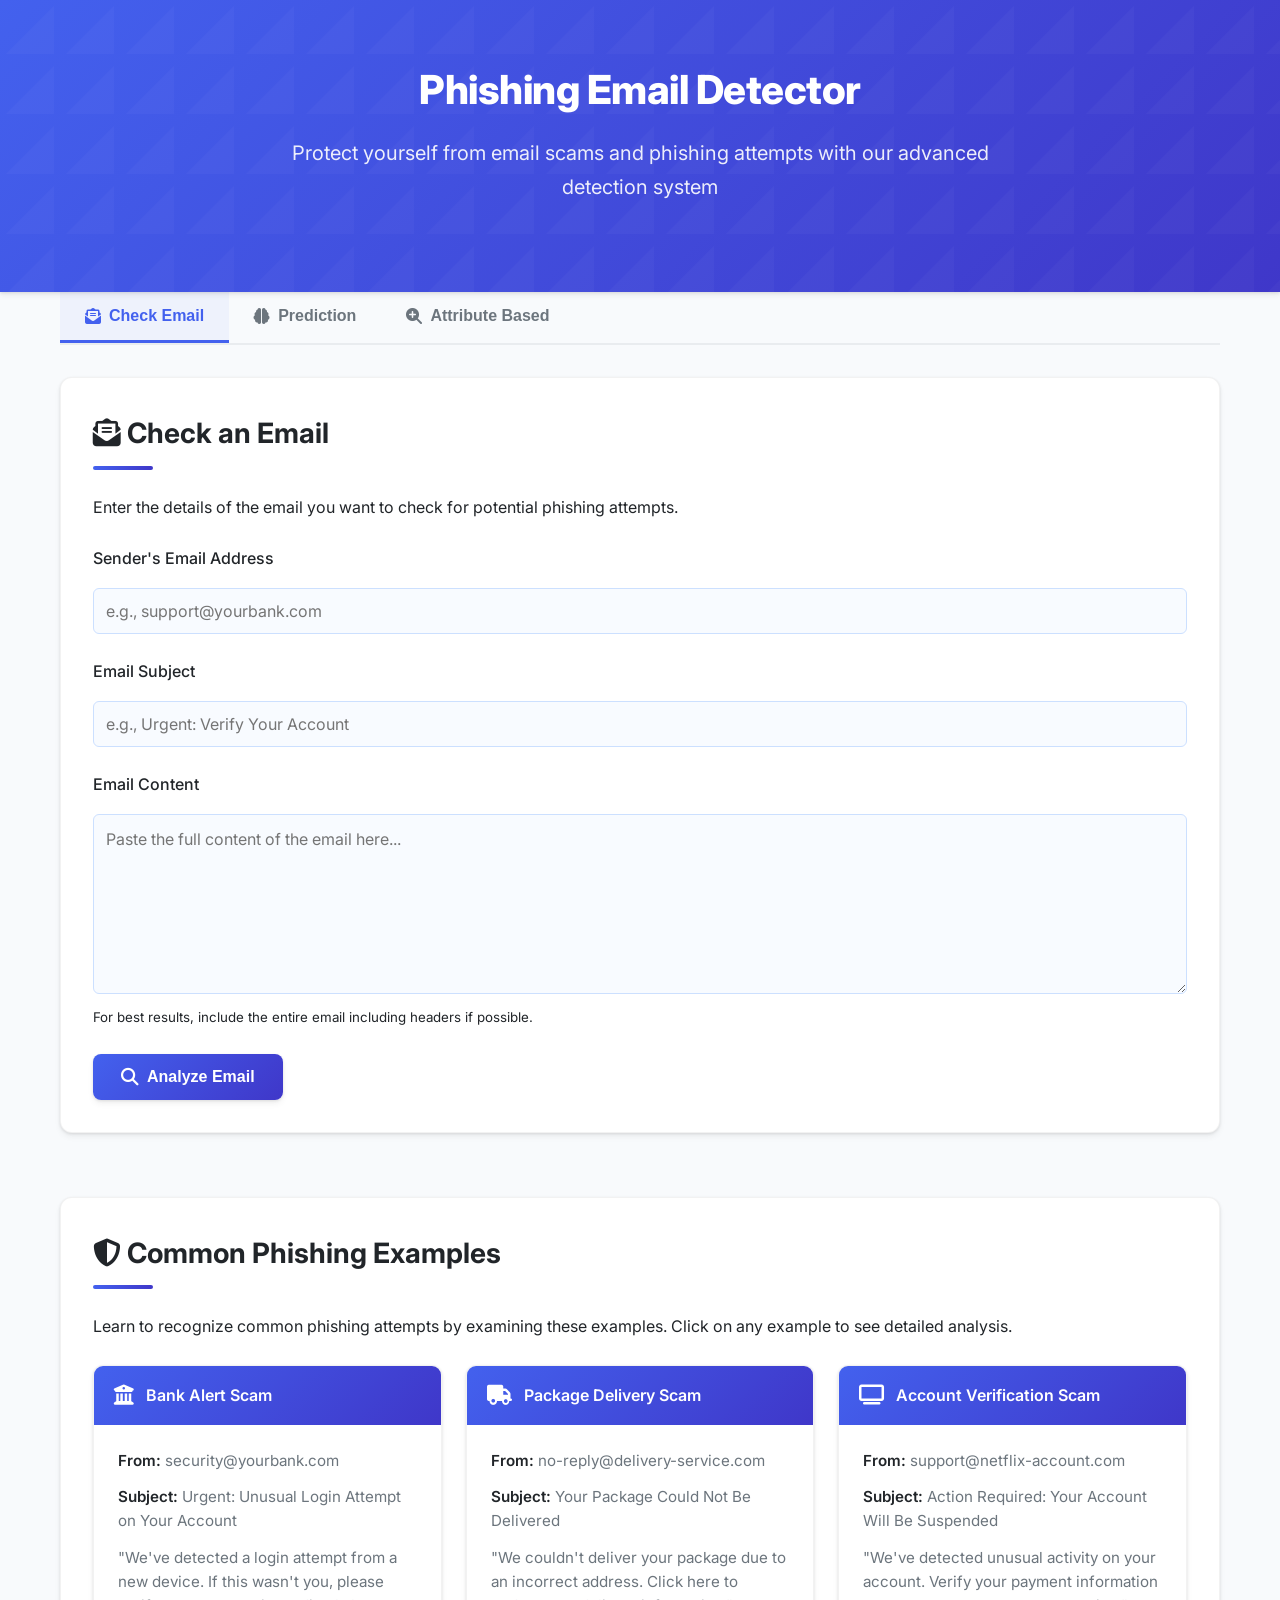
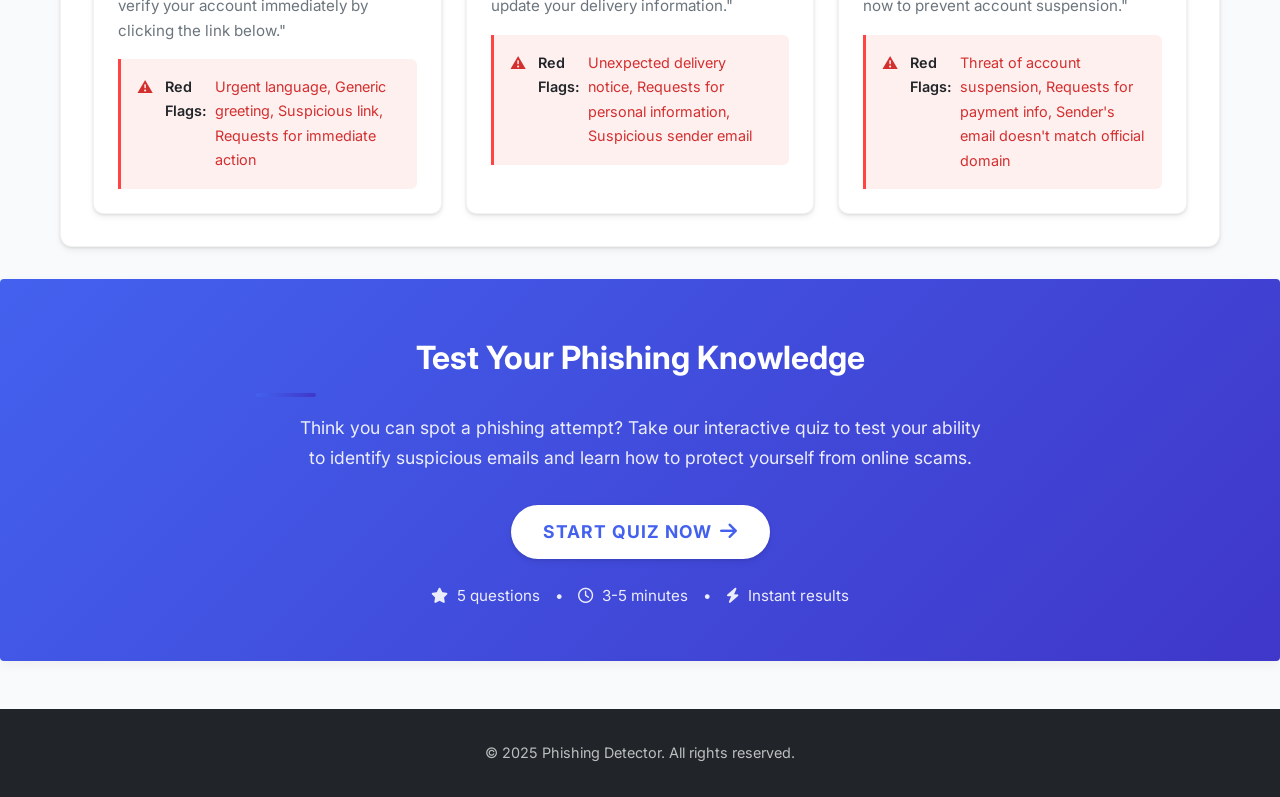
<file: templates/index.html>
<!DOCTYPE html>
<html lang="en">
<head>
    <meta charset="UTF-8">
    <meta name="viewport" content="width=device-width, initial-scale=1.0">
    <title>Phishing Email Detector - Stay Safe Online</title>
    <link rel="stylesheet" href="https://cdnjs.cloudflare.com/ajax/libs/font-awesome/6.4.0/css/all.min.css">
    <link href="https://fonts.googleapis.com/css2?family=Inter:wght@300;400;500;600;700&display=swap" rel="stylesheet">
    <style>
        :root {
            --primary: #4361ee;
            --primary-dark: #3a56d4;
            --secondary: #3f37c9;
            --success: #4bb543;
            --danger: #ff4444;
            --warning: #ffc107;
            --light: #f8f9fa;
            --dark: #212529;
            --gray: #6c757d;
            --light-gray: #e9ecef;
            --white: #ffffff;
            --shadow: 0 4px 6px rgba(0, 0, 0, 0.05), 0 1px 3px rgba(0, 0, 0, 0.1);
            --transition: all 0.3s cubic-bezier(0.4, 0, 0.2, 1);
        }

        * {
            margin: 0;
            padding: 0;
            box-sizing: border-box;
        }

        body {
            font-family: 'Inter', -apple-system, BlinkMacSystemFont, 'Segoe UI', Roboto, Oxygen, Ubuntu, Cantarell, 'Open Sans', sans-serif;
            line-height: 1.7;
            color: var(--dark);
            background-color: #f8fafc;
            -webkit-font-smoothing: antialiased;
            -moz-osx-font-smoothing: grayscale;
        }

        .container {
            width: 100%;
            max-width: 1200px;
            margin: 0 auto;
            padding: 0 20px;
        }

        /* Header */
        header {
            background: linear-gradient(135deg, var(--primary), var(--secondary));
            color: white;
            padding: 1.5rem 0;
            box-shadow: var(--shadow);
            position: relative;
            overflow: hidden;
        }

        header::before {
            content: '';
            position: absolute;
            top: 0;
            left: 0;
            right: 0;
            bottom: 0;
            background: url("data:image/svg+xml,%3Csvg width='60' height='60' viewBox='0 0 60 60' xmlns='http://www.w3.org/2000/svg'%3E%3Cpath d='M54 60V6L6 54h48z' fill='%23ffffff' fill-opacity='0.05' fill-rule='evenodd'/%3E%3C/svg%3E");
            opacity: 0.5;
        }

        .header-content {
            position: relative;
            z-index: 1;
            text-align: center;
            padding: 2rem 0;
        }

        h1 {
            font-size: 2.5rem;
            font-weight: 800;
            margin-bottom: 0.75rem;
            letter-spacing: -0.5px;
        }

        .tagline {
            font-size: 1.25rem;
            font-weight: 400;
            opacity: 0.9;
            max-width: 700px;
            margin: 0 auto 2rem;
        }

        /* Main Content */
        main {
            padding: 3rem 0;
        }

        .card {
            background: var(--white);
            border-radius: 12px;
            box-shadow: var(--shadow);
            padding: 2rem;
            margin-bottom: 2rem;
            transition: var(--transition);
            border: 1px solid rgba(0, 0, 0, 0.05);
        }

        .card:hover {
            transform: translateY(-3px);
            box-shadow: 0 10px 20px rgba(0, 0, 0, 0.08);
        }

        h2 {
            color: var(--dark);
            font-size: 1.75rem;
            margin-bottom: 1.5rem;
            font-weight: 700;
            position: relative;
            padding-bottom: 0.75rem;
        }

        h2::after {
            content: '';
            position: absolute;
            bottom: 0;
            left: 0;
            width: 60px;
            height: 4px;
            background: linear-gradient(90deg, var(--primary), var(--secondary));
            border-radius: 2px;
        }

        /* Form Styles */
        .form-group {
            margin-bottom: 1.5rem;
        }

        label {
            display: block;
            margin-bottom: 0.5rem;
            font-weight: 500;
            color: var(--dark);
        }

        input[type="email"],
        input[type="text"],
        textarea {
            width: 100%;
            padding: 0.875rem 1rem;
            font-size: 1rem;
            font-family: inherit;
            border: 2px solid var(--light-gray);
            border-radius: 8px;
            transition: var(--transition);
            background-color: var(--white);
        }

        input[type="email"]:focus,
        input[type="text"]:focus,
        textarea:focus {
            outline: none;
            border-color: var(--primary);
            box-shadow: 0 0 0 3px rgba(67, 97, 238, 0.2);
        }

        textarea {
            min-height: 180px;
            resize: vertical;
            line-height: 1.6;
        }

        /* Buttons */
        .btn {
            display: inline-flex;
            align-items: center;
            justify-content: center;
            padding: 0.875rem 1.75rem;
            font-size: 1rem;
            font-weight: 600;
            text-align: center;
            text-decoration: none;
            border: none;
            border-radius: 8px;
            cursor: pointer;
            transition: var(--transition);
            box-shadow: var(--shadow);
            gap: 0.5rem;
        }

        .btn i {
            font-size: 1.1em;
        }

        .btn-primary {
            background: linear-gradient(135deg, var(--primary), var(--secondary));
            color: white;
        }

        .btn-primary:hover {
            transform: translateY(-2px);
            box-shadow: 0 6px 12px rgba(67, 97, 238, 0.2);
            background: linear-gradient(135deg, var(--primary-dark), var(--primary));
        }

        .btn-primary:active {
            transform: translateY(0);
        }

        /* Results Section */
        #results {
            opacity: 0;
            height: 0;
            overflow: hidden;
            transition: all 0.4s cubic-bezier(0.4, 0, 0.2, 1);
            margin: 2rem 0;
        }

        #results.visible {
            opacity: 1;
            height: auto;
        }

        .result-card {
            border-left: 4px solid var(--danger);
            padding: 1.5rem;
            background: #fff8f8;
            border-radius: 8px;
            margin-bottom: 1.5rem;
        }

        .result-card.safe {
            border-left-color: var(--success);
            background: #f8fff9;
        }

        .result-title {
            font-size: 1.25rem;
            font-weight: 700;
            margin-bottom: 0.75rem;
            display: flex;
            align-items: center;
            gap: 0.5rem;
        }

        .result-title i {
            font-size: 1.5em;
        }

        .result-details {
            margin-top: 1rem;
            padding-top: 1rem;
            border-top: 1px dashed #e0e0e0;
        }

        /* Examples Section */
        .examples-grid {
            display: grid;
            grid-template-columns: repeat(auto-fill, minmax(300px, 1fr));
            gap: 1.5rem;
            margin-top: 1.5rem;
        }

        .example-card {
            background: var(--white);
            border-radius: 10px;
            overflow: hidden;
            box-shadow: var(--shadow);
            transition: var(--transition);
            border: 1px solid rgba(0, 0, 0, 0.05);
            cursor: pointer;
        }

        .example-card:hover {
            transform: translateY(-5px);
            box-shadow: 0 10px 25px rgba(0, 0, 0, 0.1);
        }

        .example-header {
            background: linear-gradient(135deg, var(--primary), var(--secondary));
            color: white;
            padding: 1rem 1.25rem;
            font-weight: 600;
            display: flex;
            align-items: center;
            gap: 0.75rem;
        }

        .example-header i {
            font-size: 1.25rem;
        }

        .example-content {
            padding: 1.5rem;
        }

        .example-content p {
            margin-bottom: 0.75rem;
            color: var(--gray);
            font-size: 0.95rem;
            line-height: 1.6;
        }

        .example-content strong {
            color: var(--dark);
            font-weight: 600;
        }

        .red-flag {
            background-color: #fff0f0;
            border-left: 3px solid var(--danger);
            padding: 1rem;
            margin-top: 1rem;
            border-radius: 0 6px 6px 0;
            font-size: 0.9rem;
            color: #d32f2f;
            display: flex;
            align-items: flex-start;
            gap: 0.5rem;
        }

        .red-flag::before {
            content: '⚠️';
            font-size: 1.1em;
            margin-right: 0.25rem;
        }

        /* Footer */
        footer {
            background: var(--dark);
            color: rgba(255, 255, 255, 0.7);
            padding: 2rem 0;
            text-align: center;
            font-size: 0.9rem;
            margin-top: 3rem;
        }

        footer p {
            margin: 0;
        }

        /* Responsive Design */
        @media (max-width: 768px) {
            .container {
                padding: 0 1.25rem;
            }

            h1 {
                font-size: 2rem;
            }

            .tagline {
                font-size: 1.1rem;
            }

            .card {
                padding: 1.5rem;
            }

            h2 {
                font-size: 1.5rem;
            }

            .examples-grid {
                grid-template-columns: 1fr;
            }
        }

        /* Animations */
        @keyframes fadeIn {
            from { opacity: 0; transform: translateY(10px); }
            to { opacity: 1; transform: translateY(0); }
        }

        .fade-in {
            animation: fadeIn 0.5s ease-out forwards;
        }

        /* Utility Classes */
        .text-center { text-align: center; }
        .mt-1 { margin-top: 0.5rem; }
        .mt-2 { margin-top: 1rem; }
        .mt-3 { margin-top: 1.5rem; }
        .mb-1 { margin-bottom: 0.5rem; }
        .mb-2 { margin-bottom: 1rem; }
        .mb-3 { margin-bottom: 1.5rem; }
        
        .quiz-cta {
            margin-top: 30px;
            padding: 20px;
            background-color: #e9ecef;
            border-radius: 4px;
            text-align: center;
        }
        
        /* Main content styling */
        main {
            margin: 25px 0;
        }
        
        /* Section styling */
        section {
            margin-bottom: 30px;
            background: rgba(255, 255, 255, 0.9);
            padding: 25px;
            border-radius: 12px;
            box-shadow: 0 4px 12px rgba(0,0,0,0.05);
            border: 1px solid rgba(0,0,0,0.05);
        }
        
        /* Tabs */
        .tabs {
            display: flex;
            margin-bottom: 2rem;
            border-bottom: 2px solid #e9ecef;
        }

        .tab-button {
            background: none;
            border: none;
            padding: 15px 25px;
            font-size: 1rem;
            font-weight: 600;
            cursor: pointer;
            transition: all 0.3s ease;
            border-bottom: 3px solid transparent;
            color: var(--gray);
            display: flex;
            align-items: center;
            gap: 8px;
        }

        .tab-button:hover {
            color: var(--primary);
            background-color: rgba(67, 97, 238, 0.05);
        }

        .tab-button.active {
            color: var(--primary);
            border-bottom-color: var(--primary);
            background-color: rgba(67, 97, 238, 0.05);
        }

        .tab-content {
            display: none;
        }

        .tab-content.active {
            display: block;
        }

        /* Form elements */
        input[type="email"],
        input[type="text"],
        textarea,
        select {
            width: 100%;
            padding: 12px;
            margin-top: 8px;
            border: 1px solid #cce0ff;
            border-radius: 6px;
            background-color: #f8fbff;
            transition: all 0.3s ease;
        }

        input[type="email"]:focus,
        input[type="text"]:focus,
        textarea:focus,
        select:focus {
            outline: none;
            border-color: #80b3ff;
            box-shadow: 0 0 0 3px rgba(26, 140, 255, 0.15);
        }

        select {
            cursor: pointer;
        }

        /* Prediction styles */
        .prediction-container {
            max-width: 800px;
        }

        .email-dropdown {
            font-size: 1rem;
            padding: 14px;
        }

        .email-preview {
            margin-top: 2rem;
            padding: 1.5rem;
            background: #f8f9fa;
            border-radius: 8px;
            border: 1px solid #e9ecef;
        }

        .email-preview h4 {
            margin-bottom: 1rem;
            color: var(--primary);
        }

        .prediction-results {
            margin-top: 2rem;
            padding: 1.5rem;
            background: linear-gradient(135deg, #f8f9fa, #e9ecef);
            border-radius: 8px;
            border: 1px solid #dee2e6;
        }

        .prediction-results h4 {
            margin-bottom: 1rem;
            color: var(--primary);
        }

        /* Attribute Based styles */
        .attribute-container {
            max-width: 800px;
        }

        .attribute-dropdown {
            font-size: 1rem;
            padding: 14px;
        }

        .attribute-info {
            margin-top: 2rem;
            padding: 1.5rem;
            background: #f8f9fa;
            border-radius: 8px;
            border: 1px solid #e9ecef;
        }

        .attribute-info h4 {
            margin-bottom: 1rem;
            color: var(--primary);
        }

        .attribute-description {
            background: white;
            padding: 1rem;
            border-radius: 6px;
            margin-bottom: 1rem;
            border-left: 4px solid var(--primary);
        }

        .attribute-results {
            margin-top: 2rem;
            padding: 1.5rem;
            background: linear-gradient(135deg, #f8f9fa, #e9ecef);
            border-radius: 8px;
            border: 1px solid #dee2e6;
        }

        .attribute-results h4 {
            margin-bottom: 1rem;
            color: var(--primary);
        }

        .attribute-grid {
            display: grid;
            grid-template-columns: repeat(auto-fit, minmax(200px, 1fr));
            gap: 1rem;
            margin-top: 1rem;
        }

        .attribute-result-card {
            background: white;
            padding: 1rem;
            border-radius: 6px;
            border: 1px solid #e9ecef;
            text-align: center;
        }

        .attribute-result-card.detected {
            border-left: 4px solid #ff4444;
            background: #ffebee;
        }

        .attribute-result-card.clear {
            border-left: 4px solid #4bb543;
            background: #e8f5e8;
        }

        .attribute-summary {
            background: white;
            padding: 1rem;
            border-radius: 6px;
            margin-top: 1rem;
            border: 1px solid #dee2e6;
        }
        </style>
</head>
<body>
    <header>
        <div class="container">
            <div class="header-content">
                <h1>Phishing Email Detector</h1>
                <p class="tagline">Protect yourself from email scams and phishing attempts with our advanced detection system</p>
            </div>
        </div>
    </header>

    <main class="container">
        <!-- Tab Navigation -->
        <div class="tabs">
            <button class="tab-button active" onclick="showTab('check-email', this)">
                <i class="fas fa-envelope-open-text"></i> Check Email
            </button>
            <button class="tab-button" onclick="showTab('prediction', this)">
                <i class="fas fa-brain"></i> Prediction
            </button>
            <button class="tab-button" onclick="showTab('attribute-based', this)">
                <i class="fas fa-search-plus"></i> Attribute Based
            </button>
        </div>

        <!-- Check Email Tab -->
        <div id="check-email" class="tab-content active">
            <section class="card">
                <h2><i class="fas fa-envelope-open-text"></i> Check an Email</h2>
                <p>Enter the details of the email you want to check for potential phishing attempts.</p>

                <form id="emailForm" class="mt-3">
                    <div class="form-group">
                        <label for="from">Sender's Email Address</label>
                        <input type="email" id="from" name="from" placeholder="e.g., support@yourbank.com" required>
                    </div>
                    <div class="form-group">
                        <label for="subject">Email Subject</label>
                        <input type="text" id="subject" name="subject" placeholder="e.g., Urgent: Verify Your Account" required>
                    </div>
                    <div class="form-group">
                        <label for="body">Email Content</label>
                        <textarea id="body" name="body" placeholder="Paste the full content of the email here..." required></textarea>
                        <small class="text-muted">For best results, include the entire email including headers if possible.</small>
                    </div>
                    <button type="submit" class="btn btn-primary">
                        <i class="fas fa-search"></i> Analyze Email
                    </button>
                </form>
            </section>
        </div>

        <!-- Prediction Tab -->
        <div id="prediction" class="tab-content">
            <section class="card">
                <h2><i class="fas fa-brain"></i> Email Prediction</h2>
                <p>Select a sample email from the dropdown to see our AI prediction analysis.</p>

                <div class="prediction-container mt-3">
                    <div class="form-group">
                        <label for="emailSelect">Choose an Email Sample:</label>
                        <select id="emailSelect" class="email-dropdown">
                            <option value="">Select an email...</option>
                            <option value="phishing1">🚨 Bank Account Alert - URGENT ACTION REQUIRED</option>
                            <option value="phishing2">📦 Package Delivery Problem - Update Address</option>
                            <option value="phishing3">🎬 Netflix Account Suspension Warning</option>
                            <option value="legitimate1">✅ Amazon Order Confirmation</option>
                            <option value="legitimate2">✅ PayPal Payment Received</option>
                            <option value="legitimate3">✅ LinkedIn Connection Request</option>
                        </select>
                    </div>

                    <div id="emailPreview" class="email-preview" style="display: none;">
                        <h4>Selected Email Details:</h4>
                        <div id="emailDetails"></div>
                        <button id="analyzeBtn" class="btn btn-primary mt-3">
                            <i class="fas fa-search"></i> Analyze for Phishing
                        </button>
                    </div>

                    <div id="predictionResults" class="prediction-results" style="display: none;">
                        <h4>AI Prediction Results:</h4>
                        <div id="predictionContent"></div>
                    </div>
                </div>
            </section>
        </div>

        <!-- Attribute Based Tab -->
        <div id="attribute-based" class="tab-content">
            <section class="card">
                <h2><i class="fas fa-search-plus"></i> Attribute Based Detection</h2>
                <p>Explore individual phishing detection attributes. Select an attribute below to understand how it works and test it against sample emails.</p>

                <div class="attribute-container mt-3">
                    <div class="form-group">
                        <label for="attributeSelect">Choose an Attribute to Test:</label>
                        <select id="attributeSelect" class="attribute-dropdown">
                            <option value="">Select an attribute...</option>
                            <option value="sender-address">� Sender Email Address Analysis</option>
                            <option value="subject-patterns">� Subject Line Suspicious Patterns</option>
                            <option value="body-content">📄 Body Content Analysis</option>
                            <option value="link-analysis">� Link Analysis</option>
                            <option value="urgency-indicators">⚡ Language and Urgency Indicators</option>
                        </select>
                    </div>

                    <div id="attributeInfo" class="attribute-info" style="display: none;">
                        <h4>Attribute Information:</h4>
                        <div id="attributeDescription"></div>
                        <button id="checkAttributeBtn" class="btn btn-primary mt-3">
                            <i class="fas fa-search"></i> Check for Attribute
                        </button>
                    </div>

                    <div id="attributeResults" class="attribute-results" style="display: none;">
                        <h4>Attribute Detection Results:</h4>
                        <div id="attributeResultsContent"></div>
                    </div>
                </div>
            </section>
        </div>

            <div id="results" class="hidden">
                <h3>Analysis Results</h3>
                <div id="resultMessage">Results will appear here</div>
            </div>

        <section class="card mt-4">
            <h2><i class="fas fa-shield-alt"></i> Common Phishing Examples</h2>
            <p>Learn to recognize common phishing attempts by examining these examples. Click on any example to see detailed analysis.</p>
            
            <div class="examples-grid">
                <div class="example-card">
                    <div class="example-header">
                        <i class="fas fa-university"></i>
                        <span>Bank Alert Scam</span>
                    </div>
                    <div class="example-content">
                        <p><strong>From:</strong> security@yourbank.com</p>
                        <p><strong>Subject:</strong> Urgent: Unusual Login Attempt on Your Account</p>
                        <p>"We've detected a login attempt from a new device. If this wasn't you, please verify your account immediately by clicking the link below."</p>
                        <div class="red-flag">
                            <strong>Red Flags:</strong> Urgent language, Generic greeting, Suspicious link, Requests for immediate action
                        </div>
                    </div>
                </div>

                <div class="example-card">
                    <div class="example-header">
                        <i class="fas fa-truck"></i>
                        <span>Package Delivery Scam</span>
                    </div>
                    <div class="example-content">
                        <p><strong>From:</strong> no-reply@delivery-service.com</p>
                        <p><strong>Subject:</strong> Your Package Could Not Be Delivered</p>
                        <p>"We couldn't deliver your package due to an incorrect address. Click here to update your delivery information."</p>
                        <div class="red-flag">
                            <strong>Red Flags:</strong> Unexpected delivery notice, Requests for personal information, Suspicious sender email
                        </div>
                    </div>
                </div>

                <div class="example-card">
                    <div class="example-header">
                        <i class="fas fa-tv"></i>
                        <span>Account Verification Scam</span>
                    </div>
                    <div class="example-content">
                        <p><strong>From:</strong> support@netflix-account.com</p>
                        <p><strong>Subject:</strong> Action Required: Your Account Will Be Suspended</p>
                        <p>"We've detected unusual activity on your account. Verify your payment information now to prevent account suspension."</p>
                        <div class="red-flag">
                            <strong>Red Flags:</strong> Threat of account suspension, Requests for payment info, Sender's email doesn't match official domain
                        </div>
                    </div>
                </div>
            </div>
        </section>
    </main>
    
    <section class="quiz-cta" style="background: linear-gradient(135deg, #4361ee, #3f37c9); color: white; border: none;">
        <div class="container">
            <div style="max-width: 800px; margin: 0 auto; text-align: center; padding: 2rem 1rem;">
                <h2 style="color: white; font-size: 2rem; margin-bottom: 1rem;">Test Your Phishing Knowledge</h2>
                <p style="font-size: 1.1rem; opacity: 0.9; margin-bottom: 2rem; max-width: 700px; margin-left: auto; margin-right: auto;">
                    Think you can spot a phishing attempt? Take our interactive quiz to test your ability to identify suspicious emails and learn how to protect yourself from online scams.
                </p>
                <a href="{{ url_for('quiz') }}" class="btn" style="background-color: white; color: #4361ee; font-weight: 700; padding: 12px 32px; font-size: 1.1rem; border-radius: 50px; text-transform: uppercase; letter-spacing: 1px; transition: all 0.3s ease; display: inline-flex; align-items: center; gap: 8px; text-decoration: none;">
                    <span>Start Quiz Now</span>
                    <i class="fas fa-arrow-right"></i>
                </a>
                <div style="margin-top: 1.5rem; font-size: 0.95rem; opacity: 0.9; display: flex; justify-content: center; align-items: center; gap: 15px; flex-wrap: wrap;">
                    <span><i class="fas fa-star" style="margin-right: 5px;"></i> 5 questions</span>
                    <span>•</span>
                    <span><i class="far fa-clock" style="margin-right: 5px;"></i> 3-5 minutes</span>
                    <span>•</span>
                    <span><i class="fas fa-bolt" style="margin-right: 5px;"></i> Instant results</span>
                </div>
            </div>
        </div>
    </section>
    
    <footer>
        <div class="container">
            <p>© 2025 Phishing Detector. All rights reserved.</p>
        </div>
    </footer>

    <script>
        // Common phishing keywords
        const phishingKeywords = [
            'urgent', 'verify', 'account', 'suspended', 'immediately',
            'bank', 'paypal', 'amazon', 'ebay', 'netflix', 'microsoft',
            'limited time', 'act now', 'dear customer', 'dear user',
            'click here', 'verify now', 'account alert', 'suspicious activity',
            'unauthorized login', 'verify account', 'confirm your identity',
            'account verification', 'security alert', 'important notice',
            'account compromised', 'payment failed', 'billing issue',
            'invoice', 'payment', 'credit card', 'ssn', 'social security',
            'irs', 'tax', 'refund', 'won', 'prize', 'lottery', 'free',
            'gift card', 'coupon', 'offer', 'discount', 'expire', 'limited'
        ];

        // Tab switching functionality
        function showTab(tabId, buttonElement) {
            console.log('showTab called with:', tabId, buttonElement);

            // Hide all tab contents
            const tabContents = document.querySelectorAll('.tab-content');
            console.log('Found tab contents:', tabContents.length);
            tabContents.forEach(content => content.classList.remove('active'));

            // Remove active class from all tab buttons
            const tabButtons = document.querySelectorAll('.tab-button');
            console.log('Found tab buttons:', tabButtons.length);
            tabButtons.forEach(button => button.classList.remove('active'));

            // Show selected tab content
            const targetTab = document.getElementById(tabId);
            console.log('Target tab element:', targetTab);
            if (targetTab) {
                targetTab.classList.add('active');
                console.log('Added active class to tab:', tabId);
            } else {
                console.error('Could not find tab with id:', tabId);
            }

            // Add active class to clicked tab button
            if (buttonElement) {
                buttonElement.classList.add('active');
                console.log('Added active class to button');
            }
        }

        // Attribute information data - Real 5 attributes from multi_attribute_rule.py
        const attributeInfo = {
            'sender-address': {
                name: 'Sender Email Address Analysis',
                description: 'Analyzes sender email address for suspicious patterns including numbers before @, suspicious TLDs, generic noreply addresses, and domain spoofing.',
                examples: ['123@domain.com', 'user1234@domain.com', 'noreply@service.com', 'paypal-secure.com'],
                icon: '�'
            },
            'subject-patterns': {
                name: 'Subject Line Suspicious Patterns',
                description: 'Detects suspicious keywords, ALL CAPS formatting, excessive punctuation, and urgent language in email subject lines.',
                examples: ['URGENT: Verify Account', 'Account Suspended!!!', 'Limited Time Offer', 'Action Required Now'],
                icon: '�'
            },
            'body-content': {
                name: 'Body Content Analysis',
                description: 'Analyzes email body for phishing keywords, poor grammar indicators, and suspicious content patterns.',
                examples: ['Dear Customer', 'Click here immediately', 'verify your account', '!!!', 'limited time'],
                icon: '📄'
            },
            'link-analysis': {
                name: 'Link Analysis',
                description: 'Examines URLs in email body for suspicious domains, IP addresses, URL shorteners, and mismatched display text vs actual URLs.',
                examples: ['bit.ly/abc', 'http://192.168.1.1', 'paypal-secure.com', 'tinyurl.com/xyz'],
                icon: '�'
            },
            'urgency-indicators': {
                name: 'Language and Urgency Indicators',
                description: 'Detects urgency words, threat language, and pressure tactics designed to create immediate action.',
                examples: ['urgent', 'immediately', 'suspend', 'terminate', 'limited time', 'deadline', 'penalty'],
                icon: '⚡'
            }
        };

        // Sample emails data
        const sampleEmails = {
            phishing1: {
                from: 'security@bankofamerica-support.com',
                subject: 'URGENT: Your Account Has Been Limited',
                body: 'Dear Customer,\n\nWe have detected unusual activity on your Bank of America account. Your account has been temporarily limited for security reasons. To restore full access, you must verify your account information immediately.\n\nClick here to verify: http://bankofamerica-secure.com/verify\n\nIf you do not verify within 24 hours, your account will be permanently suspended.\n\nBank of America Security Team',
                isPhishing: true
            },
            phishing2: {
                from: 'noreply@ups-delivery.com',
                subject: 'Package Delivery Failed - Address Update Required',
                body: 'Hello,\n\nYour package could not be delivered due to an incorrect address. To receive your package, please update your delivery information by clicking the link below.\n\nUpdate Address: http://ups-tracking.com/update\n\nFailure to update within 48 hours will result in return to sender.\n\nUPS Delivery Services',
                isPhishing: true
            },
            phishing3: {
                from: 'support@netflix-account.com',
                subject: 'Action Required: Account Suspension Notice',
                body: 'Dear Netflix Member,\n\nWe have detected unusual billing activity on your account. To prevent service interruption, you must update your payment information immediately.\n\nVerify Payment: http://netflix-verify.com/payment\n\nYour account will be suspended in 24 hours if not verified.\n\nNetflix Billing Department',
                isPhishing: true
            },
            legitimate1: {
                from: 'order-update@amazon.com',
                subject: 'Your Amazon.com order has been shipped',
                body: 'Hello,\n\nYour order #123-4567890-1234567 has been shipped and is on its way to you. You can track your package using the link below:\n\nTrack Package: https://www.amazon.com/gp/your-account/order-details\n\nEstimated delivery: Tomorrow by 8 PM\n\nThank you for shopping with Amazon!\n\nAmazon Customer Service',
                isPhishing: false
            },
            legitimate2: {
                from: 'service@paypal.com',
                subject: 'You\'ve received a payment',
                body: 'Hello,\n\nYou\'ve received a payment of $50.00 USD from John Doe.\n\nPayment details:\nAmount: $50.00 USD\nFrom: John Doe (johndoe@email.com)\nTransaction ID: 8XJ12345678901234\n\nView in PayPal: https://www.paypal.com/activity/payment/8XJ12345678901234\n\nThank you for using PayPal!\n\nPayPal Team',
                isPhishing: false
            },
            legitimate3: {
                from: 'invitations@linkedin.com',
                subject: 'Jane Smith wants to connect with you',
                body: 'Hi there,\n\nJane Smith has sent you an invitation to connect on LinkedIn.\n\nJane Smith\nSenior Software Engineer at Tech Corp\nSan Francisco Bay Area\n\nAccept invitation: https://www.linkedin.com/in/jane-smith-12345\n\nLinkedIn Team',
                isPhishing: false
            }
        };

        // Handle email selection
        document.getElementById('emailSelect').addEventListener('change', function() {
            const selectedValue = this.value;
            const emailPreview = document.getElementById('emailPreview');
            const predictionResults = document.getElementById('predictionResults');

            if (selectedValue && sampleEmails[selectedValue]) {
                const email = sampleEmails[selectedValue];
                document.getElementById('emailDetails').innerHTML = `
                    <div style="background: white; padding: 15px; border-radius: 6px; margin-bottom: 15px; border-left: 4px solid ${email.isPhishing ? '#ff4444' : '#4bb543'}">
                        <strong>From:</strong> ${email.from}<br>
                        <strong>Subject:</strong> ${email.subject}<br>
                        <strong>Body:</strong><br>
                        <pre style="white-space: pre-wrap; margin-top: 10px; font-family: inherit; background: #f8f9fa; padding: 10px; border-radius: 4px;">${email.body}</pre>
                    </div>
                `;
                emailPreview.style.display = 'block';
                predictionResults.style.display = 'none';
            } else {
                emailPreview.style.display = 'none';
                predictionResults.style.display = 'none';
            }
        });

        // Handle analyze button
        document.getElementById('analyzeBtn').addEventListener('click', function() {
            const selectedValue = document.getElementById('emailSelect').value;
            if (!selectedValue) return;

            const email = sampleEmails[selectedValue];
            const predictionResults = document.getElementById('predictionResults');

            // Simulate analysis with detailed results
            const analysis = analyzeEmail(email);

            document.getElementById('predictionContent').innerHTML = `
                <div style="display: grid; grid-template-columns: 1fr 1fr; gap: 20px; margin-bottom: 20px;">
                    <div style="background: ${analysis.isPhishing ? '#ffebee' : '#e8f5e8'}; padding: 15px; border-radius: 8px; border-left: 4px solid ${analysis.isPhishing ? '#ff4444' : '#4bb543'}">
                        <h5 style="margin: 0 0 10px 0; color: ${analysis.isPhishing ? '#d32f2f' : '#2e7d32'}">
                            <i class="fas ${analysis.isPhishing ? 'fa-exclamation-triangle' : 'fa-shield-alt'}"></i>
                            ${analysis.isPhishing ? 'PHISHING DETECTED' : 'SAFE EMAIL'}
                        </h5>
                        <p style="margin: 0; font-weight: 500;">${analysis.isPhishing ? 'This email shows multiple signs of phishing.' : 'This email appears to be legitimate.'}</p>
                    </div>

                    <div style="background: white; padding: 15px; border-radius: 8px; border: 1px solid #e9ecef;">
                        <h5 style="margin: 0 0 10px 0; color: #4361ee;">
                            <i class="fas fa-chart-pie"></i> Risk Score
                        </h5>
                        <div style="display: flex; align-items: center; gap: 10px;">
                            <div style="flex: 1; background: #e9ecef; height: 8px; border-radius: 4px; overflow: hidden;">
                                <div style="width: ${analysis.riskScore}%; height: 100%; background: ${analysis.isPhishing ? '#ff4444' : '#4bb543'}; transition: width 0.5s ease;"></div>
                            </div>
                            <span style="font-weight: bold; color: ${analysis.isPhishing ? '#d32f2f' : '#2e7d32'}">${analysis.riskScore}%</span>
                        </div>
                    </div>
                </div>

                <div style="background: white; padding: 15px; border-radius: 8px; border: 1px solid #e9ecef;">
                    <h5 style="margin: 0 0 15px 0; color: #4361ee;">
                        <i class="fas fa-search"></i> Detailed Analysis
                    </h5>
                    ${analysis.details.map(detail => `
                        <div style="display: flex; align-items: center; gap: 10px; margin-bottom: 10px; padding: 8px; background: ${detail.found ? '#fff3cd' : '#f8f9fa'}; border-radius: 4px;">
                            <i class="fas ${detail.found ? 'fa-exclamation-circle' : 'fa-check-circle'}" style="color: ${detail.found ? '#ffc107' : '#28a745'}"></i>
                            <span style="flex: 1;">${detail.rule}</span>
                            <span style="font-weight: 500; color: ${detail.found ? '#856404' : '#155724'}">${detail.found ? 'Detected' : 'Clear'}</span>
                        </div>
                    `).join('')}
                </div>
            `;

            predictionResults.style.display = 'block';
        });

        // Handle attribute selection
        document.getElementById('attributeSelect').addEventListener('change', function() {
            const selectedAttribute = this.value;
            const attributeInfoDiv = document.getElementById('attributeInfo');
            const attributeResultsDiv = document.getElementById('attributeResults');

            if (selectedAttribute && attributeInfo[selectedAttribute]) {
                const attr = attributeInfo[selectedAttribute];
                document.getElementById('attributeDescription').innerHTML = `
                    <div class="attribute-description">
                        <h5>${attr.icon} ${attr.name}</h5>
                        <p><strong>Description:</strong> ${attr.description}</p>
                        <p><strong>Common Examples:</strong></p>
                        <ul>
                            ${attr.examples.map(example => `<li><code>${example}</code></li>`).join('')}
                        </ul>
                    </div>
                `;
                attributeInfoDiv.style.display = 'block';
                attributeResultsDiv.style.display = 'none';
            } else {
                attributeInfoDiv.style.display = 'none';
                attributeResultsDiv.style.display = 'none';
            }
        });

        // Handle check attribute button
        document.getElementById('checkAttributeBtn').addEventListener('click', function() {
            const selectedAttribute = document.getElementById('attributeSelect').value;
            if (!selectedAttribute) return;

            const attributeResultsDiv = document.getElementById('attributeResults');

            // Test the attribute against all sample emails
            const results = testAttribute(selectedAttribute);

            document.getElementById('attributeResultsContent').innerHTML = `
                <div class="attribute-grid">
                    ${Object.entries(results.detailedResults).map(([emailKey, result]) => {
                        const email = sampleEmails[emailKey];
                        const status = result.detected ? 'detected' : 'clear';
                        const statusText = result.detected ? 'Detected' : 'Clear';
                        const statusIcon = result.detected ? 'fa-exclamation-triangle' : 'fa-check-circle';
                        const statusColor = result.detected ? '#d32f2f' : '#2e7d32';

                        return `
                            <div class="attribute-result-card ${status}">
                                <h6>${email.subject.split(' - ')[0]}</h6>
                                <i class="fas ${statusIcon}" style="font-size: 24px; color: ${statusColor}; margin: 10px 0;"></i>
                                <p style="font-weight: bold; color: ${statusColor}; margin: 5px 0;">${statusText}</p>
                                <small style="color: #666;">${emailKey.includes('phishing') ? 'Phishing' : 'Legitimate'}</small>
                            </div>
                        `;
                    }).join('')}
                </div>

                <div class="attribute-summary">
                    <h5>Summary</h5>
                    <p><strong>Attribute:</strong> ${attributeInfo[selectedAttribute].name}</p>
                    <p><strong>Detected in:</strong> ${results.detectedCount} out of ${results.totalCount} sample emails</p>
                    <p><strong>Accuracy:</strong> ${results.accuracy}%</p>
                    <p><strong>Status:</strong> ${results.accuracy >= 80 ? 'Excellent' : results.accuracy >= 60 ? 'Good' : 'Needs Improvement'}</p>
                </div>
            `;

            attributeResultsDiv.style.display = 'block';
        });

        // Test attribute against all sample emails - Real 5 attributes from multi_attribute_rule.py
        function testAttribute(attributeType) {
            const results = {
                totalCount: 0,
                detectedCount: 0,
                detailedResults: {}
            };

            for (const [emailKey, email] of Object.entries(sampleEmails)) {
                let detected = false;

                switch (attributeType) {
                    case 'sender-address':
                        // Attribute 1: Sender email address analysis
                        detected = analyzeSenderAddress(email.from);
                        break;

                    case 'subject-patterns':
                        // Attribute 2: Subject line analysis
                        detected = analyzeSubjectPatterns(email.subject);
                        break;

                    case 'body-content':
                        // Attribute 3: Body content analysis
                        detected = analyzeBodyContent(email.body);
                        break;

                    case 'link-analysis':
                        // Attribute 4: Link analysis
                        detected = analyzeLinks(email.body);
                        break;

                    case 'urgency-indicators':
                        // Attribute 5: Language and urgency indicators
                        detected = analyzeUrgencyIndicators(email.subject + ' ' + email.body);
                        break;
                }

                results.detailedResults[emailKey] = { detected };
                results.totalCount++;
                if (detected) results.detectedCount++;
            }

            results.accuracy = Math.round((results.detectedCount / results.totalCount) * 100);
            return results;
        }

        // Real attribute analysis functions matching multi_attribute_rule.py
        function analyzeSenderAddress(senderEmail) {
            if (!senderEmail) return true;
            
            let score = 0;
            
            // Check for suspicious patterns
            if (/\d+@/.test(senderEmail)) score += 1; // Numbers before @
            if (/[a-z]+\d{4,}@/.test(senderEmail)) score += 1; // Letters followed by 4+ digits
            if (/.*[.]tk$|.*[.]ml$|.*[.]ga$/.test(senderEmail)) score += 1; // Suspicious TLDs
            if (/.*noreply.*@.*/.test(senderEmail)) score += 1; // Generic noreply
            
            // Check for suspicious domains
            const suspiciousDomains = ['bit.ly', 'tinyurl.com', 'short.link', 't.co', 'paypal-secure.com', 'microsoft-support.com', 'amazon-verify.com'];
            const domain = senderEmail.split('@')[1] || '';
            if (suspiciousDomains.some(susp => domain.includes(susp))) score += 1;
            
            // Check for domain spoofing
            const spoofedDomains = ['paypal.com', 'amazon.com', 'microsoft.com', 'apple.com', 'google.com'];
            if (spoofedDomains.some(spoofed => domain.includes(spoofed) && domain !== spoofed)) score += 1;
            
            return score >= 1;
        }

        function analyzeSubjectPatterns(subject) {
            if (!subject) return false;
            
            let score = 0;
            const subjectLower = subject.toLowerCase();
            
            // Check for suspicious keywords
            const suspiciousKeywords = ['verify', 'suspend', 'limited', 'urgent', 'immediate', 'click here', 'confirm', 'update', 'security', 'account locked'];
            const keywordMatches = suspiciousKeywords.filter(keyword => subjectLower.includes(keyword)).length;
            
            if (keywordMatches >= 2) score += 1;
            else if (keywordMatches >= 1) score += 0.5;
            
            // Check for ALL CAPS
            if (subject.isupper() && subject.length > 5) score += 0.5;
            
            // Check for excessive punctuation
            if (subject.split('!').length > 2 || subject.split('?').length > 2) score += 0.5;
            
            return score >= 1;
        }

        function analyzeBodyContent(body) {
            if (!body) return false;
            
            let score = 0;
            const bodyLower = body.toLowerCase();
            
            // Check for suspicious keywords
            const suspiciousKeywords = ['verify', 'suspend', 'limited', 'urgent', 'immediate', 'click here', 'confirm', 'update', 'security', 'account locked'];
            const keywordMatches = suspiciousKeywords.filter(keyword => bodyLower.includes(keyword)).length;
            
            if (keywordMatches >= 3) score += 0.5;
            else if (keywordMatches >= 5) score += 1;
            
            // Check for poor grammar indicators
            let grammarIssues = 0;
            if (/dear customer/.test(bodyLower)) grammarIssues += 1;
            if (body.includes('!!!')) grammarIssues += 1;
            if (/\b(click|here|now|immediately)\b.*\b(link|url)\b/.test(bodyLower)) grammarIssues += 1;
            
            if (grammarIssues >= 2) score += 0.5;
            
            return score >= 1;
        }

        function analyzeLinks(body) {
            if (!body) return false;
            
            let score = 0;
            
            // Extract URLs
            const urlPattern = /http[s]?:\/\/(?:[a-zA-Z]|[0-9]|[$-_@.&+]|[!*\\(\\),]|(?:%[0-9a-fA-F][0-9a-fA-F]))+/g;
            const urls = body.match(urlPattern) || [];
            
            urls.forEach(url => {
                const urlLower = url.toLowerCase();
                
                // Check for suspicious domains
                const suspiciousDomains = ['bit.ly', 'tinyurl.com', 'short.link', 't.co', 'paypal-secure.com', 'microsoft-support.com', 'amazon-verify.com'];
                if (suspiciousDomains.some(susp => urlLower.includes(susp))) score += 0.5;
                
                // Check for IP addresses
                if (/http[s]?:\/\/\d+\.\d+\.\d+\.\d+/.test(url)) score += 1;
                
                // Check for URL shorteners
                if (/bit\.ly|tinyurl|t\.co|short\.link/.test(urlLower)) score += 0.5;
            });
            
            return score >= 1;
        }

        function analyzeUrgencyIndicators(text) {
            if (!text) return false;
            
            let score = 0;
            const textLower = text.toLowerCase();
            
            // Urgency words
            const urgencyWords = ['urgent', 'immediately', 'now', 'today', 'hurry', 'quick', 'limited time', 'expires', 'deadline', 'final notice'];
            const urgencyMatches = urgencyWords.filter(word => textLower.includes(word)).length;
            
            if (urgencyMatches >= 3) score += 0.5;
            else if (urgencyMatches >= 5) score += 1;
            
            // Threat words
            const threatWords = ['suspend', 'terminate', 'close', 'delete', 'lock', 'block', 'legal action', 'consequences', 'penalty', 'fine'];
            const threatMatches = threatWords.filter(word => textLower.includes(word)).length;
            
            if (threatMatches >= 1) score += 0.5;
            else if (threatMatches >= 2) score += 1;
            
            return score >= 1;
        }

        // Comprehensive email analysis function
        function analyzeEmail(email) {
            const results = {
                isPhishing: false,
                riskScore: 0,
                details: []
            };

            // Rule 1: Suspicious Links
            const hasSuspiciousLinks = /https?:\/\/[^\s]*\.(bit\.ly|tinyurl\.com|t\.co|short\.link)/i.test(email.body) ||
                                      /https?:\/\/[^\s]*\d+\.\d+\.\d+\.\d+/i.test(email.body) ||
                                      /https?:\/\/[^\s]*(bankofamerica|paypal|amazon|netflix).*-(secure|verify|support|account)/i.test(email.body);
            results.details.push({
                rule: 'Suspicious Links',
                found: hasSuspiciousLinks
            });

            // Rule 2: Sender Address Analysis
            const hasSuspiciousSender = /noreply@|support@.*\.(com|net|org)$/.test(email.from) &&
                                       !/amazon\.com|paypal\.com|linkedin\.com/.test(email.from) ||
                                       /@.*\d{4,}@|@.*\..*\./.test(email.from);
            results.details.push({
                rule: 'Sender Address Analysis',
                found: hasSuspiciousSender
            });

            // Rule 3: Urgent Language
            const hasUrgentLanguage = /\b(urgent|immediately|now|today|hurry|quick|limited|expires?|deadline|final|action required|verify now)\b/i.test(email.subject + ' ' + email.body) ||
                                     /\b(suspended?|limited?|blocked?|terminated?|closed?|deleted?|locked?)\b/i.test(email.subject + ' ' + email.body);
            results.details.push({
                rule: 'Urgent Language',
                found: hasUrgentLanguage
            });

            // Rule 4: Generic Greetings
            const hasGenericGreeting = /\b(dear customer|dear user|hello|hi there|valued customer)\b/i.test(email.body);
            results.details.push({
                rule: 'Generic Greetings',
                found: hasGenericGreeting
            });

            // Rule 5: Multi-Attribute Analysis
            const domain = email.from.split('@')[1] || '';
            const spoofedDomains = ['paypal.com', 'amazon.com', 'microsoft.com', 'apple.com', 'google.com'];
            const isSpoofed = spoofedDomains.some(spoofed => domain.includes(spoofed) && domain !== spoofed);
            const hasKeywords = /\b(update|confirm|verify|click here|login|password|account|billing|payment)\b/i.test(email.subject + ' ' + email.body);
            const hasThreats = /\b(suspend|terminate|close|delete|lock|block|legal|penalty|fine)\b/i.test(email.subject + ' ' + email.body);
            const multiAttribute = isSpoofed || (hasKeywords && hasUrgentLanguage) || hasThreats;
            results.details.push({
                rule: 'Multi-Attribute Analysis',
                found: multiAttribute
            });

            // Calculate risk score
            const foundCount = results.details.filter(detail => detail.found).length;
            results.riskScore = Math.min(foundCount * 20, 100);
            results.isPhishing = results.riskScore >= 60;

            return results;
        }

        // Function to check for phishing
        function isPhishing(text) {
            if (!text) return false;
            const lowerText = text.toLowerCase();
            return phishingKeywords.some(keyword => 
                lowerText.includes(keyword.toLowerCase())
            );
        }

        // Phishing result animation
        function animateResult(element, isPhishing) {
            element.style.transition = 'all 0.5s ease';
            element.style.padding = '20px';
            element.style.borderRadius = '8px';
            element.style.color = isPhishing ? '#b30000' : '#006622';
            element.style.fontWeight = 'bold';
            element.style.fontSize = '1.2em';
            element.style.textAlign = 'center';
            
            // Add pulse animation
            element.style.animation = 'pulse 0.5s';
            
            // Remove animation after it completes
            setTimeout(() => {
                element.style.animation = '';
            }, 500);
        }
        
        // Add keyframe animation
        const style = document.createElement('style');
        style.textContent = `
            @keyframes pulse {
                0% { transform: scale(1); }
                50% { transform: scale(1.05); }
                100% { transform: scale(1); }
            }
            
            @keyframes shake {
                0%, 100% { transform: translateX(0); }
                25% { transform: translateX(-5px); }
                75% { transform: translateX(5px); }
            }
            
            .phishing-yes {
                background-color: #ffebee;
                border-left: 5px solid #f44336;
                animation: shake 0.5s;
            }
            
            .phishing-no {
                background-color: #e8f5e9;
                border-left: 5px solid #4caf50;
            }
        `;
        document.head.appendChild(style);
        
        // Form submission handler
        document.getElementById('emailForm').addEventListener('submit', function(e) {
            e.preventDefault();
            
            const from = document.getElementById('from').value;
            const subject = document.getElementById('subject').value;
            const body = document.getElementById('body').value;
            
            // Check for phishing indicators
            const subjectPhishing = isPhishing(subject);
            const bodyPhishing = isPhishing(body);
            
            // Show results
            const results = document.getElementById('results');
            const resultMessage = document.getElementById('resultMessage');
            
            // Reset classes
            results.className = '';
            results.classList.add('visible');
            
            // Simple result: Phishing: Yes/No
            const isPhishingEmail = subjectPhishing || bodyPhishing;
            
            // Add appropriate class based on result
            if (isPhishingEmail) {
                results.classList.add('phishing-yes');
            } else {
                results.classList.add('phishing-no');
            }
            
            // Create result content
            const resultHTML = `
                <div style="margin-bottom: 10px;">
                    <p><strong>From:</strong> ${from || 'Not provided'}</p>
                    <p><strong>Subject:</strong> ${subject || 'No subject'}</p>
                </div>
                <div id="phishingResult" style="font-size: 1.5em; text-align: center; padding: 10px;">
                    <strong>Phishing:</strong> ${isPhishingEmail ? '<span style="color:#d32f2f">YES</span>' : '<span style="color:#2e7d32">NO</span>'}
                </div>
            `;
            
            resultMessage.innerHTML = resultHTML;
            
            // Animate the result
            const phishingResult = document.getElementById('phishingResult');
            if (phishingResult) {
                animateResult(phishingResult, isPhishingEmail);
            }
        });
    </script>
</body>
</html>
</file>
